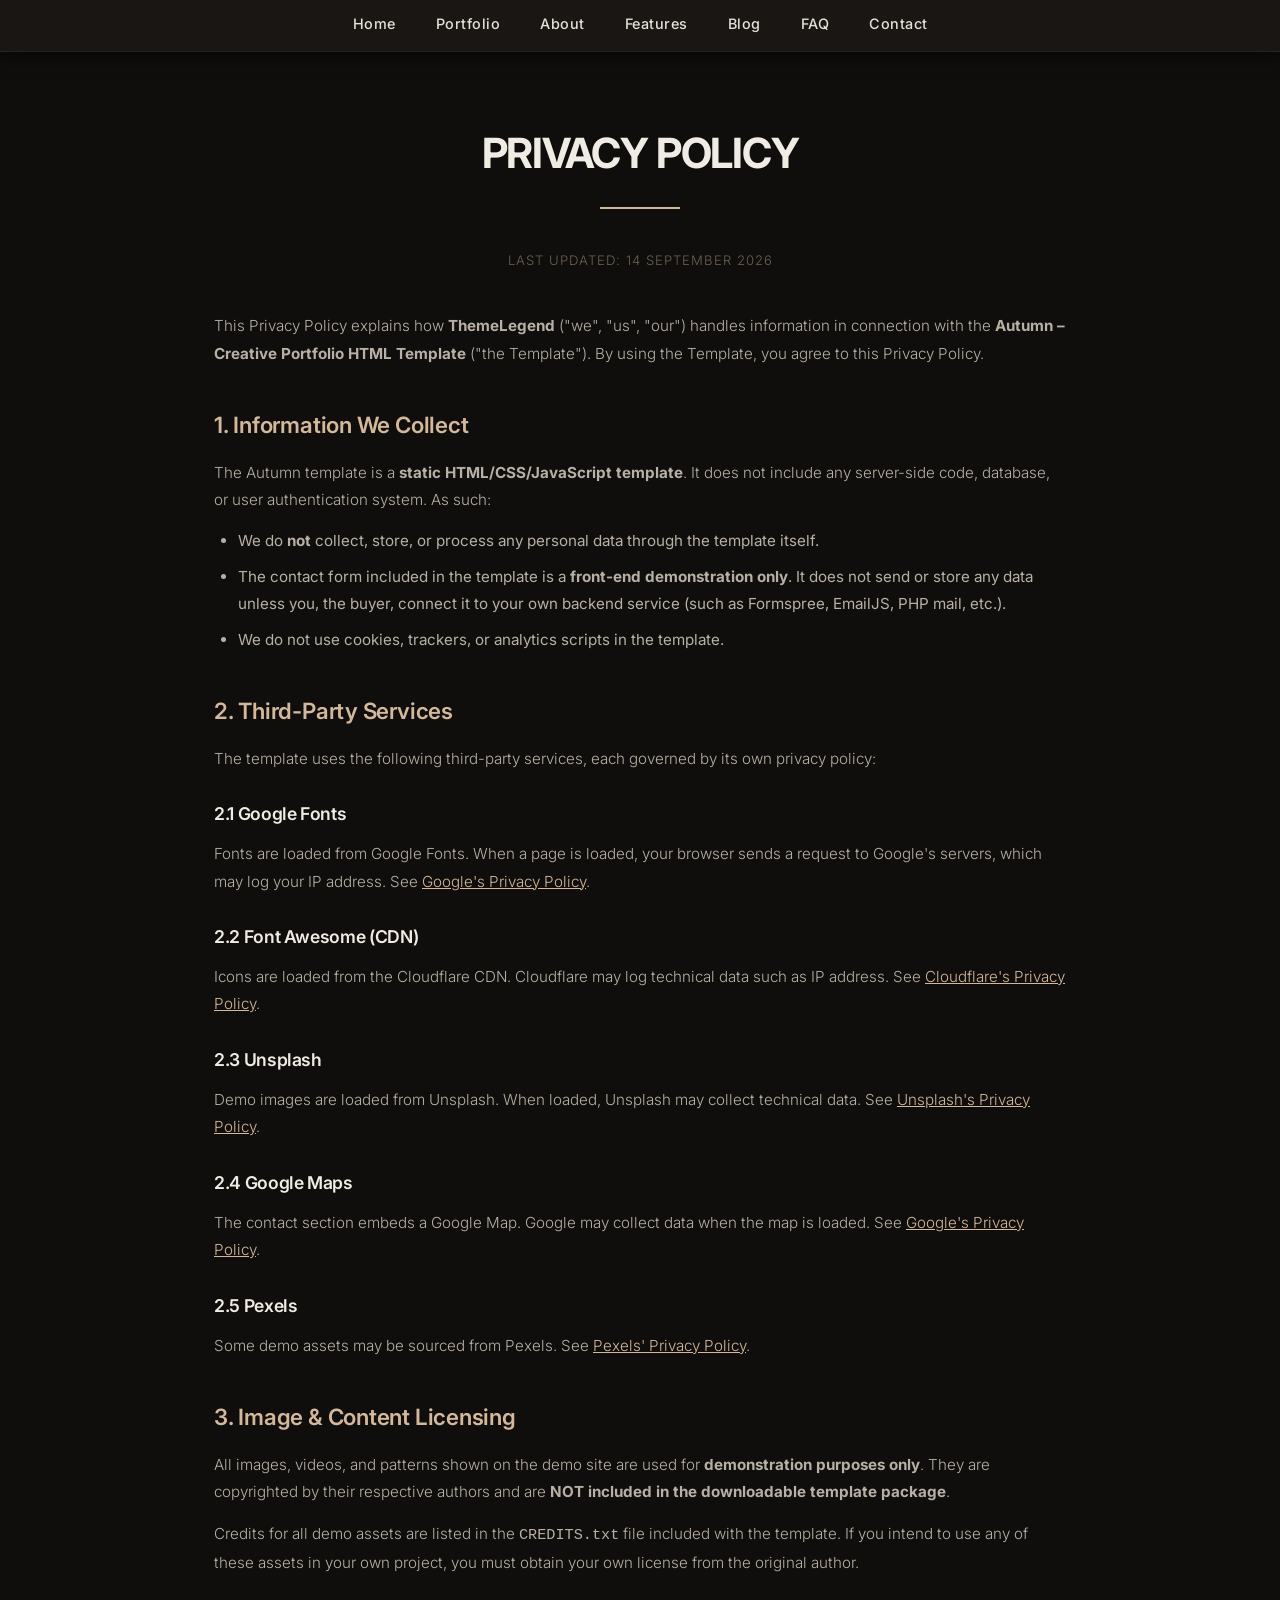
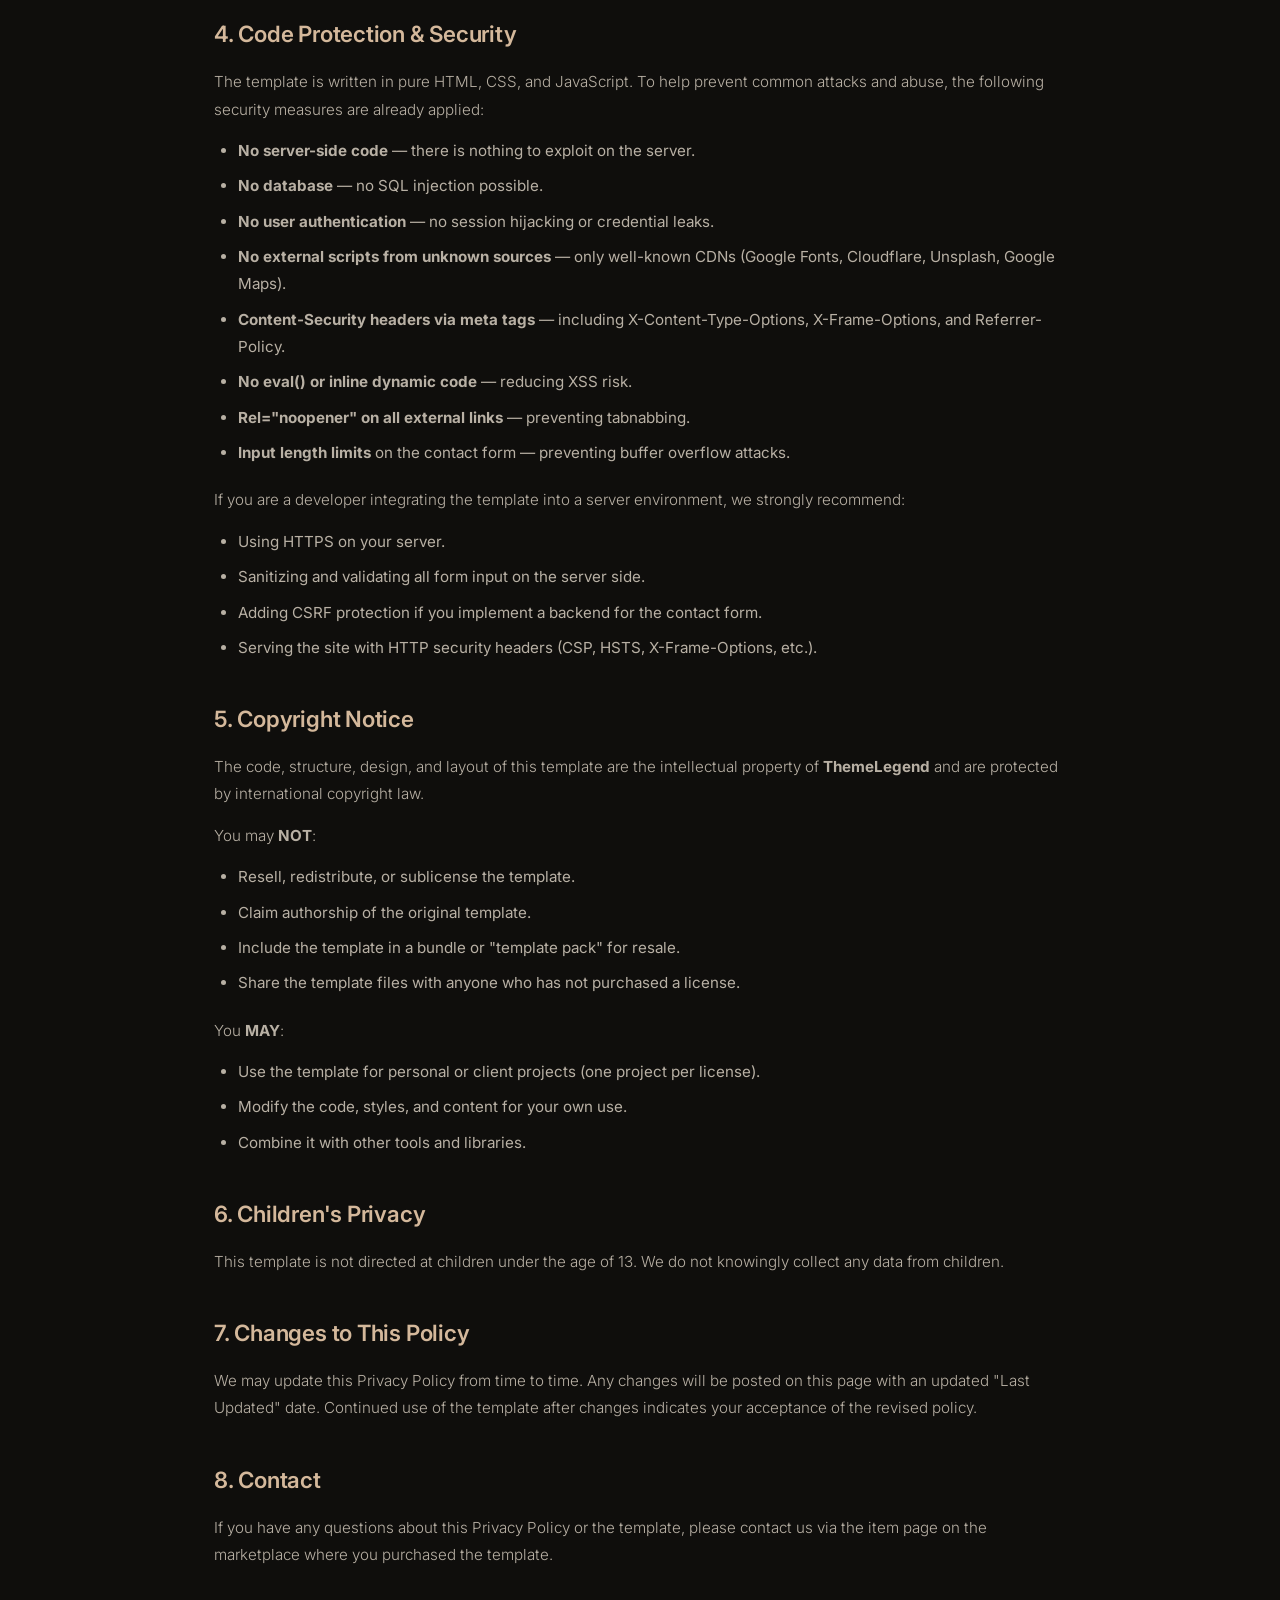
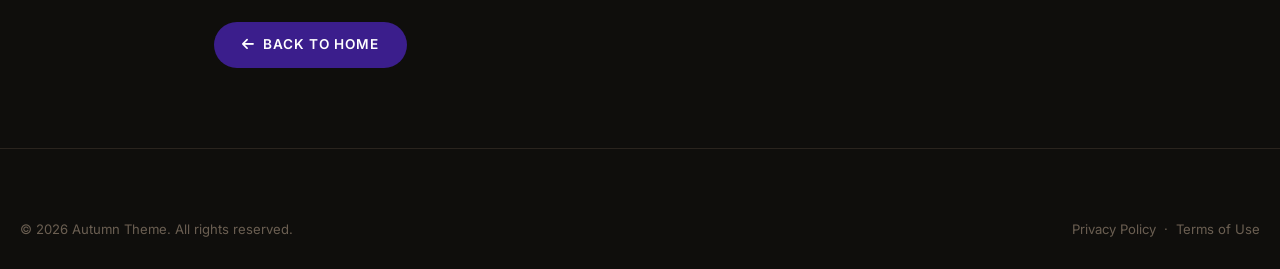
<file: privacy-policy.html>
<!DOCTYPE html>
<html lang="en">
<head>
    <meta charset="UTF-8">
    <meta name="viewport" content="width=device-width, initial-scale=1.0">
    <meta name="description" content="Privacy Policy for Autumn - Creative Portfolio HTML Template">
    <meta name="robots" content="index, follow">
    <title>Privacy Policy · Autumn</title>
    <link rel="preconnect" href="https://fonts.googleapis.com">
    <link rel="preconnect" href="https://fonts.gstatic.com" crossorigin>
    <link href="https://fonts.googleapis.com/css2?family=Inter:opsz,wght@14..32,300;14..32,400;14..32,500;14..32,600;14..32,700&display=swap" rel="stylesheet">
    <link rel="stylesheet" href="https://cdnjs.cloudflare.com/ajax/libs/font-awesome/6.0.0-beta3/css/all.min.css">
    <link rel="stylesheet" href="assets/css/style.css">
    <style>
        .legal-page {
            max-width: 900px;
            margin: 0 auto;
            padding: 120px 24px 80px;
        }
        .legal-page h1 {
            font-size: 2.6rem;
            font-weight: 700;
            color: #f0ebe3;
            margin-bottom: 20px;
            letter-spacing: -0.03em;
            text-transform: uppercase;
            text-align: center;
        }
        .legal-page .legal-divider {
            width: 80px;
            height: 2px;
            background: #d4b89b;
            margin: 0 auto 40px;
        }
        .legal-page h2 {
            font-size: 1.4rem;
            font-weight: 600;
            color: #d4b89b;
            margin: 40px 0 16px;
            letter-spacing: -0.01em;
        }
        .legal-page h3 {
            font-size: 1.1rem;
            font-weight: 600;
            color: #f0ebe3;
            margin: 28px 0 12px;
        }
        .legal-page p,
        .legal-page li {
            font-size: 0.95rem;
            color: #b8b0a4;
            line-height: 1.8;
            margin-bottom: 14px;
        }
        .legal-page ul {
            margin-left: 24px;
            margin-bottom: 20px;
        }
        .legal-page ul li {
            margin-bottom: 8px;
        }
        .legal-page a {
            color: #d4b89b;
            text-decoration: underline;
            transition: color 0.3s;
        }
        .legal-page a:hover { color: #f0ebe3; }
        .legal-page .back-link {
            display: inline-flex;
            align-items: center;
            gap: 8px;
            margin-top: 40px;
            padding: 12px 28px;
            background: #3b1e8c;
            color: #fff;
            text-decoration: none;
            border-radius: 40px;
            font-size: 0.85rem;
            font-weight: 600;
            letter-spacing: 1px;
            text-transform: uppercase;
            transition: background 0.3s;
        }
        .legal-page .back-link:hover { background: #4e2bb0; color: #fff; }
        .legal-page .last-updated {
            font-size: 0.82rem;
            color: #6b5f52;
            text-align: center;
            margin-bottom: 40px;
            letter-spacing: 1px;
            text-transform: uppercase;
        }
        @media (max-width: 768px) {
            .legal-page { padding: 90px 20px 60px; }
            .legal-page h1 { font-size: 1.8rem; }
            .legal-page h2 { font-size: 1.2rem; }
            .legal-page p, .legal-page li { font-size: 0.9rem; }
        }
    </style>
</head>
<body>

    <nav class="navbar sticky" style="position: fixed; top: 0; left: 0; width: 100%;">
        <div class="container" style="position: relative;">
            <button class="nav-toggle" id="navToggle" aria-label="Toggle Menu">
                <i class="fas fa-bars"></i>
            </button>
            <div class="nav-inner" id="navInner">
                <a href="index.html">Home</a>
                <a href="index.html#portfolio">Portfolio</a>
                <a href="index.html#about">About</a>
                <a href="index.html#features">Features</a>
                <a href="index.html#blog">Blog</a>
                <a href="index.html#faq">FAQ</a>
                <a href="index.html#contact">Contact</a>
            </div>
        </div>
    </nav>

    <main class="legal-page">
        <h1>Privacy Policy</h1>
        <div class="legal-divider"></div>
        <p class="last-updated">Last Updated: 14 September 2026</p>

        <p>This Privacy Policy explains how <strong>ThemeLegend</strong> ("we", "us", "our") handles information in connection with the <strong>Autumn – Creative Portfolio HTML Template</strong> ("the Template"). By using the Template, you agree to this Privacy Policy.</p>

        <h2>1. Information We Collect</h2>
        <p>The Autumn template is a <strong>static HTML/CSS/JavaScript template</strong>. It does not include any server-side code, database, or user authentication system. As such:</p>
        <ul>
            <li>We do <strong>not</strong> collect, store, or process any personal data through the template itself.</li>
            <li>The contact form included in the template is a <strong>front-end demonstration only</strong>. It does not send or store any data unless you, the buyer, connect it to your own backend service (such as Formspree, EmailJS, PHP mail, etc.).</li>
            <li>We do not use cookies, trackers, or analytics scripts in the template.</li>
        </ul>

        <h2>2. Third-Party Services</h2>
        <p>The template uses the following third-party services, each governed by its own privacy policy:</p>

        <h3>2.1 Google Fonts</h3>
        <p>Fonts are loaded from Google Fonts. When a page is loaded, your browser sends a request to Google's servers, which may log your IP address. See <a href="https://policies.google.com/privacy" target="_blank" rel="noopener">Google's Privacy Policy</a>.</p>

        <h3>2.2 Font Awesome (CDN)</h3>
        <p>Icons are loaded from the Cloudflare CDN. Cloudflare may log technical data such as IP address. See <a href="https://www.cloudflare.com/privacypolicy/" target="_blank" rel="noopener">Cloudflare's Privacy Policy</a>.</p>

        <h3>2.3 Unsplash</h3>
        <p>Demo images are loaded from Unsplash. When loaded, Unsplash may collect technical data. See <a href="https://unsplash.com/privacy" target="_blank" rel="noopener">Unsplash's Privacy Policy</a>.</p>

        <h3>2.4 Google Maps</h3>
        <p>The contact section embeds a Google Map. Google may collect data when the map is loaded. See <a href="https://policies.google.com/privacy" target="_blank" rel="noopener">Google's Privacy Policy</a>.</p>

        <h3>2.5 Pexels</h3>
        <p>Some demo assets may be sourced from Pexels. See <a href="https://www.pexels.com/privacy-policy/" target="_blank" rel="noopener">Pexels' Privacy Policy</a>.</p>

        <h2>3. Image & Content Licensing</h2>
        <p>All images, videos, and patterns shown on the demo site are used for <strong>demonstration purposes only</strong>. They are copyrighted by their respective authors and are <strong>NOT included in the downloadable template package</strong>.</p>
        <p>Credits for all demo assets are listed in the <code>CREDITS.txt</code> file included with the template. If you intend to use any of these assets in your own project, you must obtain your own license from the original author.</p>

        <h2>4. Code Protection & Security</h2>
        <p>The template is written in pure HTML, CSS, and JavaScript. To help prevent common attacks and abuse, the following security measures are already applied:</p>
        <ul>
            <li><strong>No server-side code</strong> — there is nothing to exploit on the server.</li>
            <li><strong>No database</strong> — no SQL injection possible.</li>
            <li><strong>No user authentication</strong> — no session hijacking or credential leaks.</li>
            <li><strong>No external scripts from unknown sources</strong> — only well-known CDNs (Google Fonts, Cloudflare, Unsplash, Google Maps).</li>
            <li><strong>Content-Security headers via meta tags</strong> — including X-Content-Type-Options, X-Frame-Options, and Referrer-Policy.</li>
            <li><strong>No eval() or inline dynamic code</strong> — reducing XSS risk.</li>
            <li><strong>Rel="noopener" on all external links</strong> — preventing tabnabbing.</li>
            <li><strong>Input length limits</strong> on the contact form — preventing buffer overflow attacks.</li>
        </ul>
        <p>If you are a developer integrating the template into a server environment, we strongly recommend:</p>
        <ul>
            <li>Using HTTPS on your server.</li>
            <li>Sanitizing and validating all form input on the server side.</li>
            <li>Adding CSRF protection if you implement a backend for the contact form.</li>
            <li>Serving the site with HTTP security headers (CSP, HSTS, X-Frame-Options, etc.).</li>
        </ul>

        <h2>5. Copyright Notice</h2>
        <p>The code, structure, design, and layout of this template are the intellectual property of <strong>ThemeLegend</strong> and are protected by international copyright law.</p>
        <p>You may <strong>NOT</strong>:</p>
        <ul>
            <li>Resell, redistribute, or sublicense the template.</li>
            <li>Claim authorship of the original template.</li>
            <li>Include the template in a bundle or "template pack" for resale.</li>
            <li>Share the template files with anyone who has not purchased a license.</li>
        </ul>
        <p>You <strong>MAY</strong>:</p>
        <ul>
            <li>Use the template for personal or client projects (one project per license).</li>
            <li>Modify the code, styles, and content for your own use.</li>
            <li>Combine it with other tools and libraries.</li>
        </ul>

        <h2>6. Children's Privacy</h2>
        <p>This template is not directed at children under the age of 13. We do not knowingly collect any data from children.</p>

        <h2>7. Changes to This Policy</h2>
        <p>We may update this Privacy Policy from time to time. Any changes will be posted on this page with an updated "Last Updated" date. Continued use of the template after changes indicates your acceptance of the revised policy.</p>

        <h2>8. Contact</h2>
        <p>If you have any questions about this Privacy Policy or the template, please contact us via the item page on the marketplace where you purchased the template.</p>

        <a href="index.html" class="back-link"><i class="fas fa-arrow-left"></i> Back to Home</a>
    </main>

    <footer class="footer">
        <div class="container">
            <div class="footer-bottom" style="border-top: none; padding-top: 0;">
                <span>© 2026 Autumn Theme. All rights reserved.</span>
                <span><a href="privacy-policy.html">Privacy Policy</a> &nbsp;·&nbsp; <a href="terms-of-use.html">Terms of Use</a></span>
            </div>
        </div>
    </footer>

    <script>
        // Minimal nav toggle for this legal page
        document.addEventListener('DOMContentLoaded', () => {
            const navToggle = document.getElementById('navToggle');
            const navInner = document.getElementById('navInner');
            if (navToggle && navInner) {
                navToggle.addEventListener('click', () => {
                    navInner.classList.toggle('open');
                    const icon = navToggle.querySelector('i');
                    icon.className = navInner.classList.contains('open') ? 'fas fa-times' : 'fas fa-bars';
                });
            }
        });
    </script>
</body>
</html>
</file>
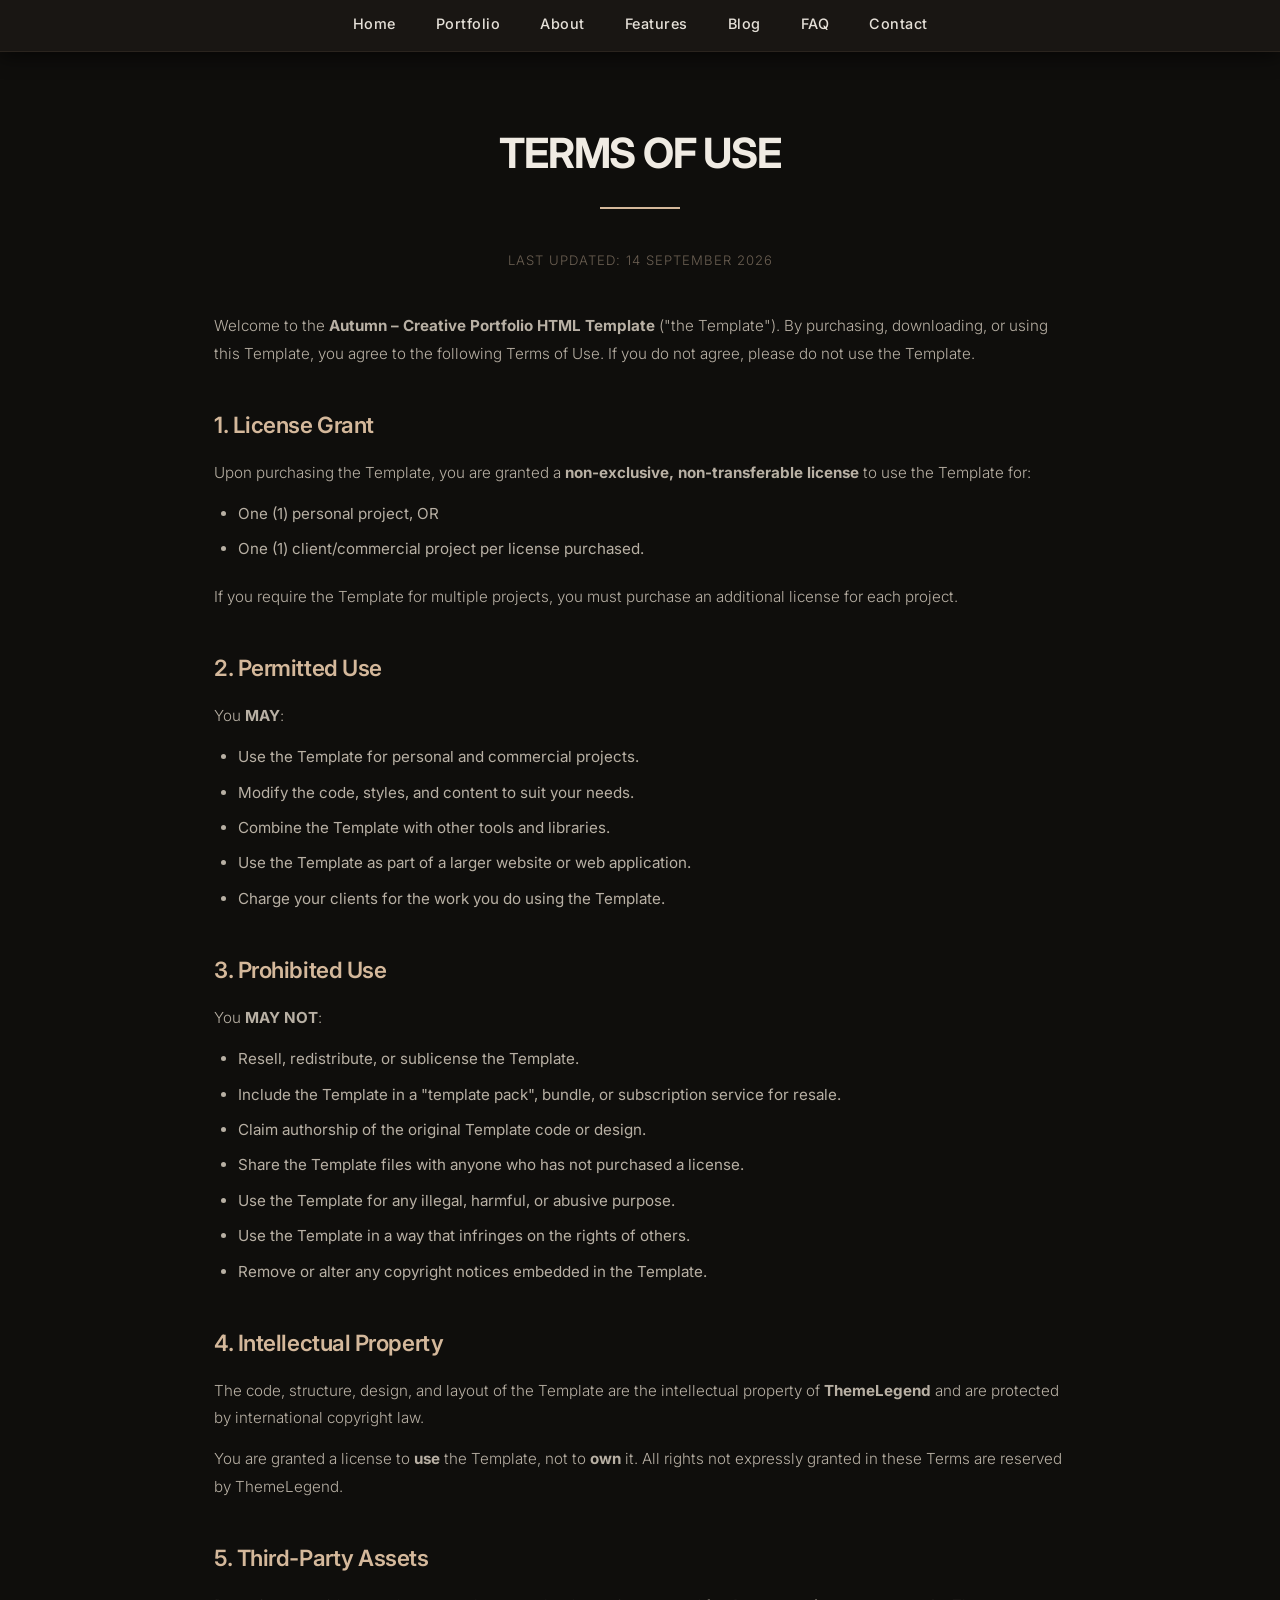
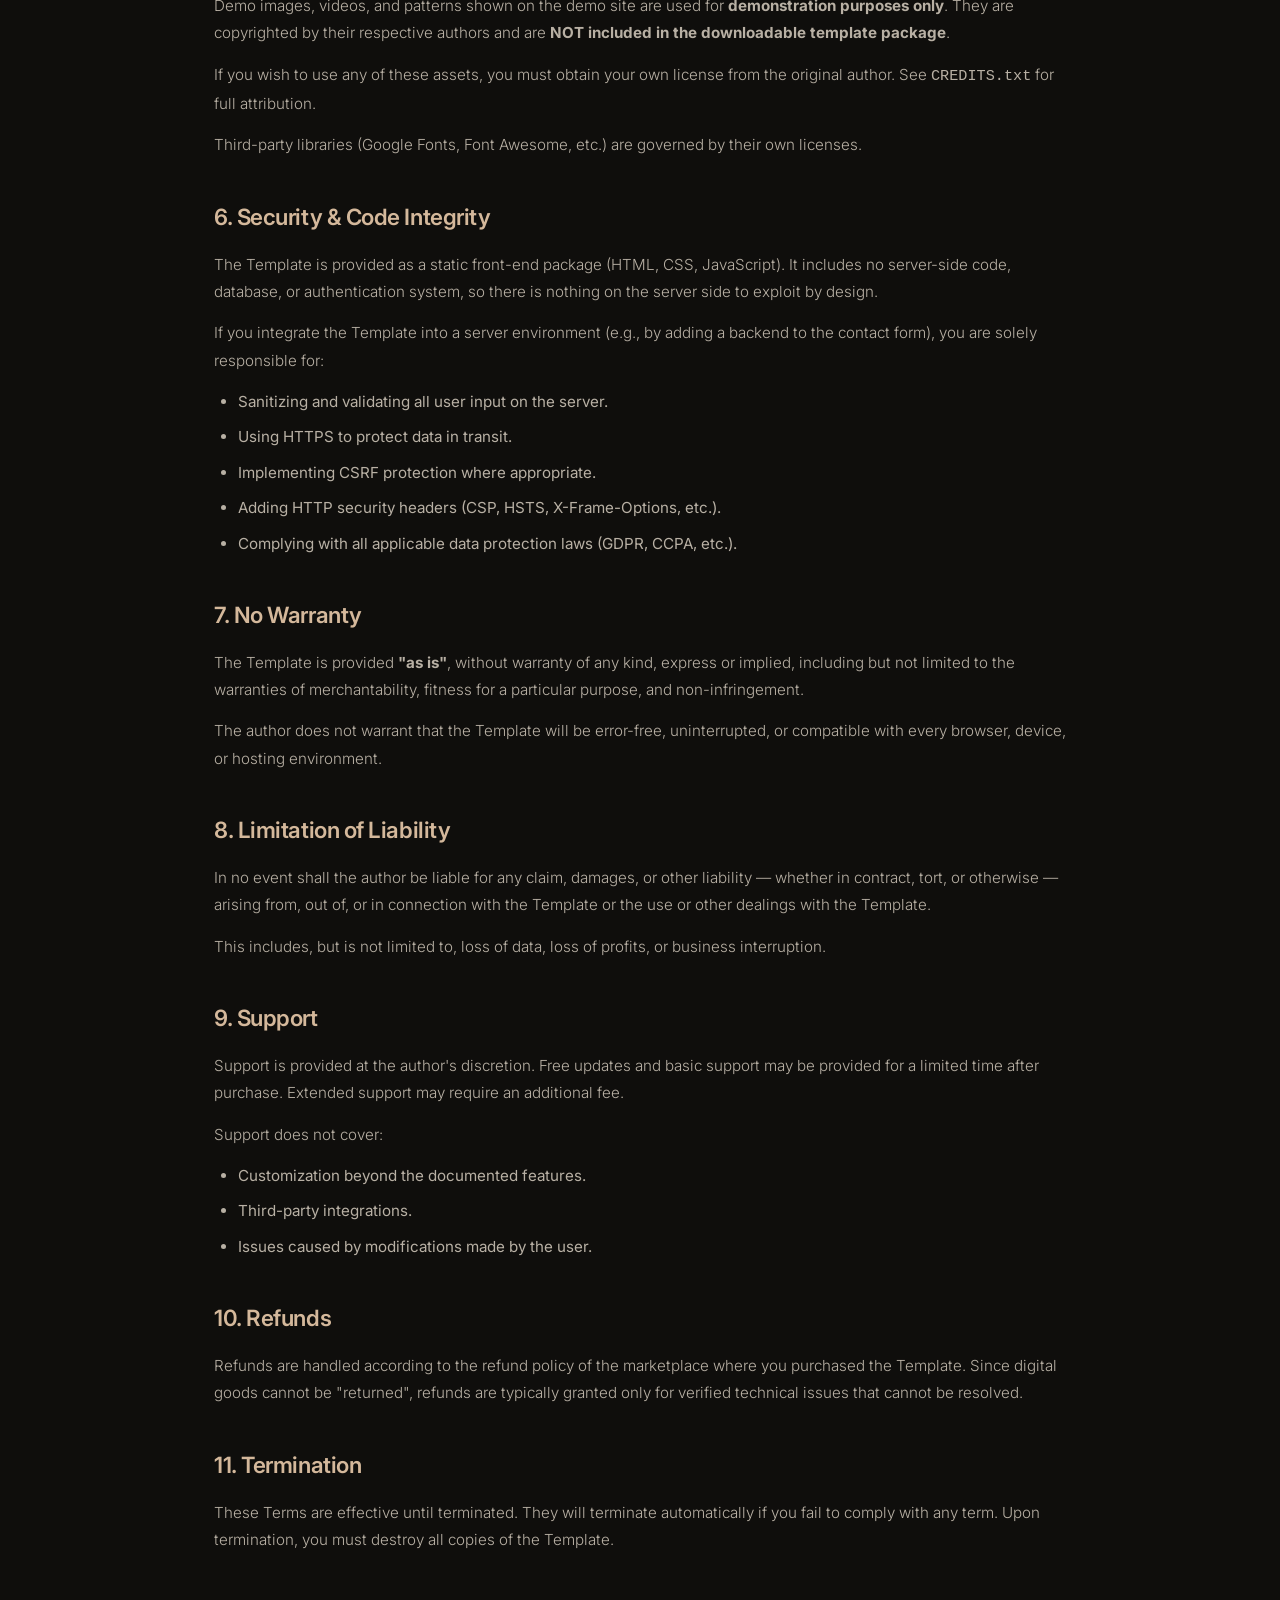
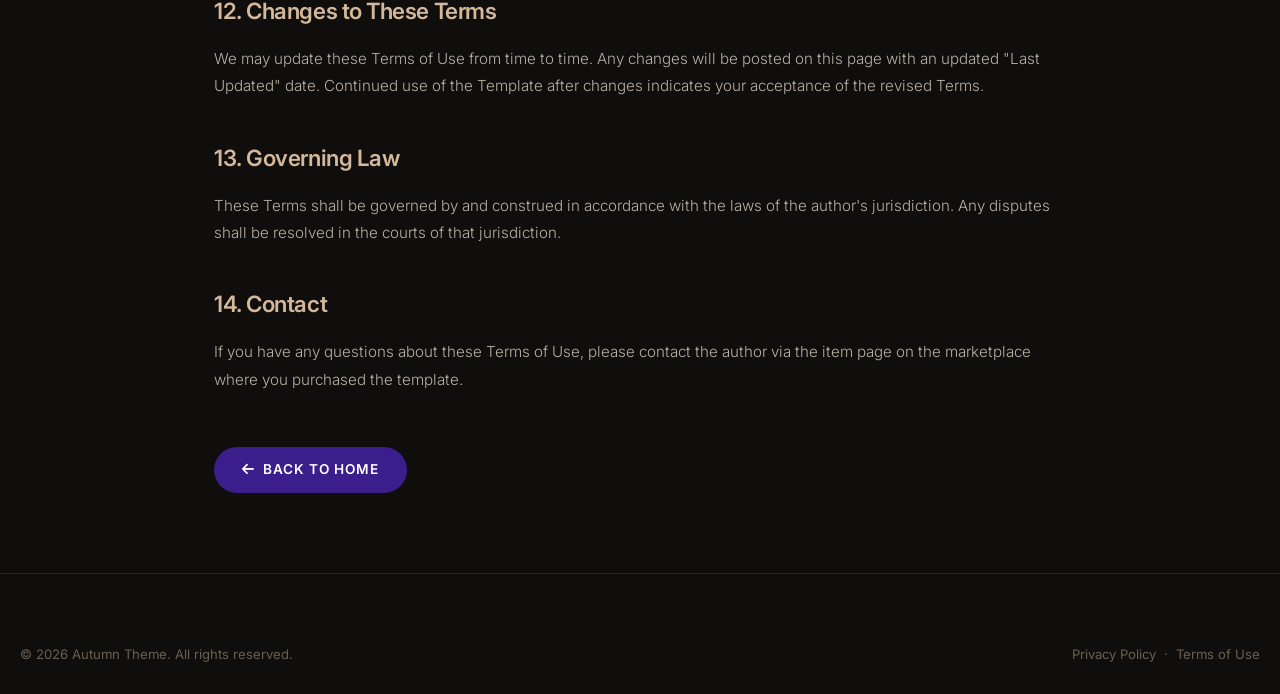
<file: terms-of-use.html>
<!DOCTYPE html>
<html lang="en">
<head>
    <meta charset="UTF-8">
    <meta name="viewport" content="width=device-width, initial-scale=1.0">
    <meta name="description" content="Terms of Use for Autumn - Creative Portfolio HTML Template">
    <meta name="robots" content="index, follow">
    <title>Terms of Use · Autumn</title>
    <link rel="preconnect" href="https://fonts.googleapis.com">
    <link rel="preconnect" href="https://fonts.gstatic.com" crossorigin>
    <link href="https://fonts.googleapis.com/css2?family=Inter:opsz,wght@14..32,300;14..32,400;14..32,500;14..32,600;14..32,700&display=swap" rel="stylesheet">
    <link rel="stylesheet" href="https://cdnjs.cloudflare.com/ajax/libs/font-awesome/6.0.0-beta3/css/all.min.css">
    <link rel="stylesheet" href="assets/css/style.css">
    <style>
        .legal-page {
            max-width: 900px;
            margin: 0 auto;
            padding: 120px 24px 80px;
        }
        .legal-page h1 {
            font-size: 2.6rem;
            font-weight: 700;
            color: #f0ebe3;
            margin-bottom: 20px;
            letter-spacing: -0.03em;
            text-transform: uppercase;
            text-align: center;
        }
        .legal-page .legal-divider {
            width: 80px;
            height: 2px;
            background: #d4b89b;
            margin: 0 auto 40px;
        }
        .legal-page h2 {
            font-size: 1.4rem;
            font-weight: 600;
            color: #d4b89b;
            margin: 40px 0 16px;
        }
        .legal-page p,
        .legal-page li {
            font-size: 0.95rem;
            color: #b8b0a4;
            line-height: 1.8;
            margin-bottom: 14px;
        }
        .legal-page ul {
            margin-left: 24px;
            margin-bottom: 20px;
        }
        .legal-page ul li { margin-bottom: 8px; }
        .legal-page a {
            color: #d4b89b;
            text-decoration: underline;
            transition: color 0.3s;
        }
        .legal-page a:hover { color: #f0ebe3; }
        .legal-page .back-link {
            display: inline-flex;
            align-items: center;
            gap: 8px;
            margin-top: 40px;
            padding: 12px 28px;
            background: #3b1e8c;
            color: #fff;
            text-decoration: none;
            border-radius: 40px;
            font-size: 0.85rem;
            font-weight: 600;
            letter-spacing: 1px;
            text-transform: uppercase;
            transition: background 0.3s;
        }
        .legal-page .back-link:hover { background: #4e2bb0; color: #fff; }
        .legal-page .last-updated {
            font-size: 0.82rem;
            color: #6b5f52;
            text-align: center;
            margin-bottom: 40px;
            letter-spacing: 1px;
            text-transform: uppercase;
        }
        @media (max-width: 768px) {
            .legal-page { padding: 90px 20px 60px; }
            .legal-page h1 { font-size: 1.8rem; }
            .legal-page h2 { font-size: 1.2rem; }
            .legal-page p, .legal-page li { font-size: 0.9rem; }
        }
    </style>
</head>
<body>

    <nav class="navbar sticky" style="position: fixed; top: 0; left: 0; width: 100%;">
        <div class="container" style="position: relative;">
            <button class="nav-toggle" id="navToggle" aria-label="Toggle Menu">
                <i class="fas fa-bars"></i>
            </button>
            <div class="nav-inner" id="navInner">
                <a href="index.html">Home</a>
                <a href="index.html#portfolio">Portfolio</a>
                <a href="index.html#about">About</a>
                <a href="index.html#features">Features</a>
                <a href="index.html#blog">Blog</a>
                <a href="index.html#faq">FAQ</a>
                <a href="index.html#contact">Contact</a>
            </div>
        </div>
    </nav>

    <main class="legal-page">
        <h1>Terms of Use</h1>
        <div class="legal-divider"></div>
        <p class="last-updated">Last Updated: 14 September 2026</p>

        <p>Welcome to the <strong>Autumn – Creative Portfolio HTML Template</strong> ("the Template"). By purchasing, downloading, or using this Template, you agree to the following Terms of Use. If you do not agree, please do not use the Template.</p>

        <h2>1. License Grant</h2>
        <p>Upon purchasing the Template, you are granted a <strong>non-exclusive, non-transferable license</strong> to use the Template for:</p>
        <ul>
            <li>One (1) personal project, OR</li>
            <li>One (1) client/commercial project per license purchased.</li>
        </ul>
        <p>If you require the Template for multiple projects, you must purchase an additional license for each project.</p>

        <h2>2. Permitted Use</h2>
        <p>You <strong>MAY</strong>:</p>
        <ul>
            <li>Use the Template for personal and commercial projects.</li>
            <li>Modify the code, styles, and content to suit your needs.</li>
            <li>Combine the Template with other tools and libraries.</li>
            <li>Use the Template as part of a larger website or web application.</li>
            <li>Charge your clients for the work you do using the Template.</li>
        </ul>

        <h2>3. Prohibited Use</h2>
        <p>You <strong>MAY NOT</strong>:</p>
        <ul>
            <li>Resell, redistribute, or sublicense the Template.</li>
            <li>Include the Template in a "template pack", bundle, or subscription service for resale.</li>
            <li>Claim authorship of the original Template code or design.</li>
            <li>Share the Template files with anyone who has not purchased a license.</li>
            <li>Use the Template for any illegal, harmful, or abusive purpose.</li>
            <li>Use the Template in a way that infringes on the rights of others.</li>
            <li>Remove or alter any copyright notices embedded in the Template.</li>
        </ul>

        <h2>4. Intellectual Property</h2>
        <p>The code, structure, design, and layout of the Template are the intellectual property of <strong>ThemeLegend</strong> and are protected by international copyright law.</p>
        <p>You are granted a license to <strong>use</strong> the Template, not to <strong>own</strong> it. All rights not expressly granted in these Terms are reserved by ThemeLegend.</p>

        <h2>5. Third-Party Assets</h2>
        <p>Demo images, videos, and patterns shown on the demo site are used for <strong>demonstration purposes only</strong>. They are copyrighted by their respective authors and are <strong>NOT included in the downloadable template package</strong>.</p>
        <p>If you wish to use any of these assets, you must obtain your own license from the original author. See <code>CREDITS.txt</code> for full attribution.</p>
        <p>Third-party libraries (Google Fonts, Font Awesome, etc.) are governed by their own licenses.</p>

        <h2>6. Security & Code Integrity</h2>
        <p>The Template is provided as a static front-end package (HTML, CSS, JavaScript). It includes no server-side code, database, or authentication system, so there is nothing on the server side to exploit by design.</p>
        <p>If you integrate the Template into a server environment (e.g., by adding a backend to the contact form), you are solely responsible for:</p>
        <ul>
            <li>Sanitizing and validating all user input on the server.</li>
            <li>Using HTTPS to protect data in transit.</li>
            <li>Implementing CSRF protection where appropriate.</li>
            <li>Adding HTTP security headers (CSP, HSTS, X-Frame-Options, etc.).</li>
            <li>Complying with all applicable data protection laws (GDPR, CCPA, etc.).</li>
        </ul>

        <h2>7. No Warranty</h2>
        <p>The Template is provided <strong>"as is"</strong>, without warranty of any kind, express or implied, including but not limited to the warranties of merchantability, fitness for a particular purpose, and non-infringement.</p>
        <p>The author does not warrant that the Template will be error-free, uninterrupted, or compatible with every browser, device, or hosting environment.</p>

        <h2>8. Limitation of Liability</h2>
        <p>In no event shall the author be liable for any claim, damages, or other liability — whether in contract, tort, or otherwise — arising from, out of, or in connection with the Template or the use or other dealings with the Template.</p>
        <p>This includes, but is not limited to, loss of data, loss of profits, or business interruption.</p>

        <h2>9. Support</h2>
        <p>Support is provided at the author's discretion. Free updates and basic support may be provided for a limited time after purchase. Extended support may require an additional fee.</p>
        <p>Support does not cover:</p>
        <ul>
            <li>Customization beyond the documented features.</li>
            <li>Third-party integrations.</li>
            <li>Issues caused by modifications made by the user.</li>
        </ul>

        <h2>10. Refunds</h2>
        <p>Refunds are handled according to the refund policy of the marketplace where you purchased the Template. Since digital goods cannot be "returned", refunds are typically granted only for verified technical issues that cannot be resolved.</p>

        <h2>11. Termination</h2>
        <p>These Terms are effective until terminated. They will terminate automatically if you fail to comply with any term. Upon termination, you must destroy all copies of the Template.</p>

        <h2>12. Changes to These Terms</h2>
        <p>We may update these Terms of Use from time to time. Any changes will be posted on this page with an updated "Last Updated" date. Continued use of the Template after changes indicates your acceptance of the revised Terms.</p>

        <h2>13. Governing Law</h2>
        <p>These Terms shall be governed by and construed in accordance with the laws of the author's jurisdiction. Any disputes shall be resolved in the courts of that jurisdiction.</p>

        <h2>14. Contact</h2>
        <p>If you have any questions about these Terms of Use, please contact the author via the item page on the marketplace where you purchased the template.</p>

        <a href="index.html" class="back-link"><i class="fas fa-arrow-left"></i> Back to Home</a>
    </main>

    <footer class="footer">
        <div class="container">
            <div class="footer-bottom" style="border-top: none; padding-top: 0;">
                <span>© 2026 Autumn Theme. All rights reserved.</span>
                <span><a href="privacy-policy.html">Privacy Policy</a> &nbsp;·&nbsp; <a href="terms-of-use.html">Terms of Use</a></span>
            </div>
        </div>
    </footer>

    <script>
        document.addEventListener('DOMContentLoaded', () => {
            const navToggle = document.getElementById('navToggle');
            const navInner = document.getElementById('navInner');
            if (navToggle && navInner) {
                navToggle.addEventListener('click', () => {
                    navInner.classList.toggle('open');
                    const icon = navToggle.querySelector('i');
                    icon.className = navInner.classList.contains('open') ? 'fas fa-times' : 'fas fa-bars';
                });
            }
        });
    </script>
</body>
</html>
</file>
<file: assets/css/style.css>
/* ============================================================
   AUTUMN - CREATIVE PORTFOLIO HTML TEMPLATE
   Stylesheet
   Author: ThemeLegend
   Version: 1.0.0
   ============================================================ */

/* ===== RESET & BASE ===== */
* { margin: 0; padding: 0; box-sizing: border-box; }
html { scroll-behavior: smooth; }
body {
    background-color: #0f0e0c;
    font-family: 'Inter', sans-serif;
    color: #e5e0d8;
    line-height: 1.6;
    overflow-x: hidden;
}
body.no-scroll { overflow: hidden; }
.container { max-width: 1280px; margin: 0 auto; padding: 0 24px; }

/* ===== TYPOGRAPHY ===== */
h1, h2, h3, h4, h5, h6 {
    font-weight: 500;
    letter-spacing: -0.02em;
    color: #f0ebe3;
}
p { color: #b8b0a4; font-weight: 300; font-size: 0.95rem; }
.section-title {
    font-size: 2.2rem;
    font-weight: 600;
    margin-bottom: 1.5rem;
    letter-spacing: -0.03em;
    color: #f0ebe3;
    text-align: center;
    text-transform: uppercase;
}

/* ===== KEYFRAMES ===== */
@keyframes fadeInUp {
    from { opacity: 0; transform: translateY(30px); }
    to { opacity: 1; transform: translateY(0); }
}
@keyframes slideDown {
    from { transform: translateY(-100%); }
    to { transform: translateY(0); }
}
@keyframes modalIn {
    from { opacity: 0; transform: scale(0.95) translateY(20px); }
    to { opacity: 1; transform: scale(1) translateY(0); }
}

/* ===== HERO ===== */
.hero-slider {
    position: relative;
    height: 100vh;
    min-height: 600px;
    overflow: hidden;
    background: #0f0e0c;
}
.slide {
    position: absolute;
    top: 0; left: 0;
    width: 100%; height: 100%;
    opacity: 0;
    transition: opacity 1.5s ease-in-out;
    background-size: cover;
    background-position: center;
    display: flex;
    align-items: center;
    justify-content: center;
    text-align: center;
}
.slide.active { opacity: 1; z-index: 1; }
.slide::after {
    content: '';
    position: absolute;
    top: 0; left: 0; right: 0; bottom: 0;
    background: rgba(0, 0, 0, 0.55);
}
.slide-content {
    position: relative;
    z-index: 2;
    max-width: 900px;
    padding: 0 24px;
}
.slide-content h1 {
    font-size: 2.4rem;
    font-weight: 700;
    letter-spacing: 2px;
    color: #fff;
    margin-bottom: 20px;
    text-transform: uppercase;
    text-shadow: 0 2px 20px rgba(0, 0, 0, 0.6);
}
.hero-divider {
    width: 80px;
    height: 2px;
    background: #fff;
    margin: 0 auto 24px;
}
.slide-content p {
    font-size: 1.15rem;
    color: #e5e0d8;
    font-weight: 300;
    max-width: 700px;
    margin: 0 auto;
    line-height: 1.8;
    text-shadow: 0 2px 10px rgba(0, 0, 0, 0.6);
}
.slide-dots {
    position: absolute;
    bottom: 40px;
    left: 50%;
    transform: translateX(-50%);
    z-index: 10;
    display: flex;
    gap: 12px;
}
.slide-dots .dot {
    width: 12px;
    height: 12px;
    border-radius: 50%;
    background: rgba(255, 255, 255, 0.4);
    border: none;
    cursor: pointer;
    transition: background 0.3s, transform 0.3s;
}
.slide-dots .dot.active {
    background: #d4b89b;
    transform: scale(1.2);
}

/* ===== NAVBAR ===== */
.navbar {
    position: relative;
    width: 100%;
    z-index: 1000;
    padding: 16px 0;
    background: #1a1714;
    border-bottom: 1px solid #2a241e;
    transition: background 0.4s ease, padding 0.3s ease, box-shadow 0.3s ease;
}
.navbar.sticky {
    position: fixed;
    top: 0; left: 0;
    background: rgba(26, 23, 20, 0.98);
    backdrop-filter: blur(10px);
    padding: 12px 0;
    box-shadow: 0 4px 20px rgba(0, 0, 0, 0.6);
    animation: slideDown 0.4s ease;
}
.navbar .nav-inner {
    display: flex;
    justify-content: center;
    align-items: center;
    gap: 40px;
}
.navbar a {
    color: #e5e0d8;
    text-decoration: none;
    font-size: 0.9rem;
    font-weight: 500;
    letter-spacing: 0.5px;
    transition: color 0.3s;
    position: relative;
    padding-bottom: 4px;
}
.navbar a::after {
    content: '';
    position: absolute;
    bottom: 0; left: 0;
    width: 0; height: 2px;
    background: #d4b89b;
    transition: width 0.3s;
}
.navbar a:hover { color: #d4b89b; }
.navbar a:hover::after { width: 100%; }
.nav-toggle {
    display: none;
    background: none;
    border: none;
    color: #e5e0d8;
    font-size: 1.5rem;
    cursor: pointer;
    padding: 6px 10px;
    transition: color 0.3s;
    position: absolute;
    right: 16px;
    top: 50%;
    transform: translateY(-50%);
}
.nav-toggle:hover { color: #d4b89b; }

/* ===== FILTER BAR ===== */
.filter-bar {
    display: flex;
    justify-content: center;
    gap: 24px;
    margin: 60px 0 40px;
    flex-wrap: wrap;
}
.filter-btn {
    background: transparent;
    border: none;
    color: #8a7e70;
    font-size: 0.95rem;
    font-weight: 500;
    letter-spacing: 1px;
    cursor: pointer;
    padding: 8px 4px;
    position: relative;
    transition: color 0.3s;
    font-family: 'Inter', sans-serif;
}
.filter-btn::after {
    content: '';
    position: absolute;
    bottom: 0; left: 50%;
    transform: translateX(-50%);
    width: 0; height: 2px;
    background: #d4b89b;
    transition: width 0.3s;
}
.filter-btn:hover { color: #e5e0d8; }
.filter-btn.active { color: #d4b89b; }
.filter-btn.active::after { width: 100%; }

/* ===== MASONRY ===== */
.masonry {
    display: grid;
    grid-template-columns: repeat(4, 1fr);
    gap: 12px;
    margin-bottom: 60px;
}
.masonry-item {
    background-color: #1e1b17;
    background-size: cover;
    background-position: center;
    background-repeat: no-repeat;
    border-radius: 6px;
    overflow: hidden;
    position: relative;
    min-height: 160px;
    transition: transform 0.4s ease, box-shadow 0.4s ease;
    cursor: pointer;
    opacity: 0;
    animation: fadeInUp 0.8s ease forwards;
}
.masonry-item:nth-child(1) { animation-delay: 0.03s; }
.masonry-item:nth-child(2) { animation-delay: 0.06s; }
.masonry-item:nth-child(3) { animation-delay: 0.09s; }
.masonry-item:nth-child(4) { animation-delay: 0.12s; }
.masonry-item:nth-child(5) { animation-delay: 0.15s; }
.masonry-item:nth-child(6) { animation-delay: 0.18s; }
.masonry-item:nth-child(7) { animation-delay: 0.21s; }
.masonry-item:nth-child(8) { animation-delay: 0.24s; }
.masonry-item:nth-child(9) { animation-delay: 0.27s; }
.masonry-item:nth-child(10) { animation-delay: 0.3s; }
.masonry-item:nth-child(11) { animation-delay: 0.33s; }
.masonry-item:nth-child(12) { animation-delay: 0.36s; }
.masonry-item:nth-child(13) { animation-delay: 0.39s; }
.masonry-item:nth-child(14) { animation-delay: 0.42s; }
.masonry-item:nth-child(15) { animation-delay: 0.45s; }
.masonry-item:nth-child(16) { animation-delay: 0.48s; }
.masonry-item:nth-child(17) { animation-delay: 0.51s; }
.masonry-item:nth-child(18) { animation-delay: 0.54s; }
.masonry-item:hover {
    transform: scale(1.03);
    box-shadow: 0 10px 40px rgba(0, 0, 0, 0.7);
}
.masonry-item .overlay {
    position: absolute;
    top: 0; left: 0;
    width: 100%; height: 100%;
    background: rgba(0, 0, 0, 0.7);
    display: flex;
    flex-direction: column;
    align-items: center;
    justify-content: center;
    gap: 8px;
    opacity: 0;
    transition: opacity 0.3s;
    text-align: center;
    padding: 16px;
}
.masonry-item:hover .overlay { opacity: 1; }
.masonry-item .overlay .item-title {
    color: #fff;
    font-size: 1.05rem;
    font-weight: 600;
    letter-spacing: 0.5px;
}
.masonry-item .overlay .item-sub {
    color: #d4b89b;
    font-size: 0.75rem;
    letter-spacing: 1.5px;
    text-transform: uppercase;
    border-top: 1px solid rgba(212, 184, 155, 0.4);
    padding-top: 8px;
}
.m1  { background-image: url('https://images.unsplash.com/photo-1507371341162-763b5e419408?w=600&q=80'); grid-row: span 2; }
.m2  { background-image: url('https://images.unsplash.com/photo-1509316975850-ff9c5deb0cd9?w=600&q=80'); }
.m3  { background-image: url('https://images.unsplash.com/photo-1476820865390-c52aeebb9891?w=600&q=80'); }
.m4  { background-image: url('https://images.unsplash.com/photo-1445264718234-a623be589d37?w=600&q=80'); }
.m5  { background-image: url('https://images.unsplash.com/photo-1513836279014-a89f7a76ae86?w=600&q=80'); }
.m6  { background-image: url('https://images.unsplash.com/photo-1502082553048-f009c37129b9?w=600&q=80'); }
.m7  { background-image: url('https://images.unsplash.com/photo-1509316975850-ff9c5deb0cd9?w=600&q=80'); }
.m8  { background-image: url('https://images.unsplash.com/photo-1470071459604-3b5ec3a7fe05?w=600&q=80'); }
.m9  { background-image: url('https://images.unsplash.com/photo-1441974231531-c6227db76b6e?w=600&q=80'); }
.m10 { background-image: url('https://images.unsplash.com/photo-1518495973542-4542c06a5843?w=600&q=80'); }
.m11 { background-image: url('https://images.unsplash.com/photo-1476820865390-c52aeebb9891?w=600&q=80'); }
.m12 { background-image: url('https://images.unsplash.com/photo-1508766917616-d22f3f1eea14?w=600&q=80'); grid-row: span 2; }
.m13 { background-image: url('https://images.unsplash.com/photo-1507371341162-763b5e419408?w=600&q=80'); }
.m14 { background-image: url('https://images.unsplash.com/photo-1502082553048-f009c37129b9?w=600&q=80'); }
.m15 { background-image: url('https://images.unsplash.com/photo-1513836279014-a89f7a76ae86?w=600&q=80'); }
.m16 { background-image: url('https://images.unsplash.com/photo-1509316975850-ff9c5deb0cd9?w=600&q=80'); }
.m17 { background-image: url('https://images.unsplash.com/photo-1470071459604-3b5ec3a7fe05?w=600&q=80'); }
.m18 { background-image: url('https://images.unsplash.com/photo-1441974231531-c6227db76b6e?w=600&q=80'); grid-row: span 2; }

/* ===== LIGHTBOX ===== */
.lightbox {
    position: fixed;
    top: 0; left: 0;
    width: 100%; height: 100%;
    background: rgba(0, 0, 0, 0.96);
    z-index: 2000;
    display: none;
    flex-direction: column;
    align-items: center;
    justify-content: center;
    padding: 40px 80px;
}
.lightbox.active { display: flex; }
.lightbox-stage {
    position: relative;
    max-width: 1000px;
    width: 100%;
    height: 70vh;
    display: flex;
    align-items: center;
    justify-content: center;
}
.lightbox-img {
    max-width: 100%;
    max-height: 100%;
    object-fit: contain;
    border-radius: 8px;
    box-shadow: 0 20px 60px rgba(0, 0, 0, 0.8);
}
.lightbox .lb-close {
    position: absolute;
    top: 20px; right: 30px;
    color: #fff;
    font-size: 2.2rem;
    cursor: pointer;
    background: none;
    border: none;
    transition: color 0.3s, transform 0.3s;
    z-index: 10;
}
.lightbox .lb-close:hover {
    color: #d4b89b;
    transform: rotate(90deg);
}
.lightbox .lb-arrow {
    position: absolute;
    top: 50%;
    transform: translateY(-50%);
    background: rgba(212, 184, 155, 0.25);
    border: 1px solid rgba(212, 184, 155, 0.4);
    color: #fff;
    width: 56px; height: 56px;
    border-radius: 50%;
    font-size: 1.4rem;
    cursor: pointer;
    transition: background 0.3s, transform 0.3s, color 0.3s;
    display: flex;
    align-items: center;
    justify-content: center;
    z-index: 10;
}
.lightbox .lb-arrow:hover {
    background: #d4b89b;
    color: #1a1714;
    transform: translateY(-50%) scale(1.08);
}
.lightbox .lb-arrow.prev { left: 20px; }
.lightbox .lb-arrow.next { right: 20px; }
.lightbox-caption {
    color: #f0ebe3;
    font-size: 1rem;
    margin-top: 20px;
    letter-spacing: 1px;
    text-transform: uppercase;
    font-weight: 500;
    text-align: center;
}
.lightbox-counter {
    color: #8a7e70;
    font-size: 0.85rem;
    margin-top: 6px;
    letter-spacing: 1px;
}
.lightbox-dots {
    display: flex;
    gap: 10px;
    margin-top: 24px;
    flex-wrap: wrap;
    justify-content: center;
    max-width: 700px;
}
.lightbox-dots .lb-dot {
    width: 10px; height: 10px;
    border-radius: 50%;
    background: rgba(255, 255, 255, 0.25);
    border: none;
    cursor: pointer;
    transition: background 0.3s, transform 0.3s;
}
.lightbox-dots .lb-dot.active {
    background: #d4b89b;
    transform: scale(1.3);
}

/* ===== TEAM ===== */
.team-section {
    margin: 60px 0;
    position: relative;
}
.team-slider-wrapper {
    overflow: hidden;
    position: relative;
    padding: 0 10px;
}
.team-slider {
    display: flex;
    transition: transform 0.6s cubic-bezier(0.25, 0.46, 0.45, 0.94);
    gap: 30px;
}
.team-card {
    flex: 0 0 calc(33.333% - 20px);
    text-align: center;
    padding: 20px 10px;
    transition: transform 0.3s;
}
.team-card .avatar {
    width: 220px; height: 220px;
    border-radius: 50%;
    object-fit: cover;
    margin: 0 auto 24px;
    border: 3px solid #2a241e;
    overflow: hidden;
    position: relative;
    transition: border-color 0.3s, transform 0.3s;
    box-shadow: 0 10px 30px rgba(0, 0, 0, 0.5);
}
.team-card:hover .avatar {
    border-color: #d4b89b;
    transform: scale(1.02);
}
.team-card .avatar img { width: 100%; height: 100%; object-fit: cover; }
.team-card .social-overlay {
    position: absolute;
    top: 0; left: 0;
    width: 100%; height: 100%;
    background: rgba(0, 0, 0, 0.7);
    display: flex;
    align-items: center;
    justify-content: center;
    gap: 20px;
    opacity: 0;
    transition: opacity 0.3s;
    border-radius: 50%;
}
.team-card .avatar:hover .social-overlay { opacity: 1; }
.team-card .social-overlay a {
    color: #fff;
    font-size: 1.4rem;
    transition: transform 0.3s, color 0.3s;
}
.team-card .social-overlay a:hover { transform: scale(1.2); color: #d4b89b; }
.team-card h4 {
    font-size: 1.5rem;
    margin-bottom: 4px;
    color: #f0ebe3;
    font-weight: 500;
}
.team-card .role {
    font-size: 0.95rem;
    color: #d4b89b;
    margin-bottom: 16px;
    font-weight: 500;
    letter-spacing: 0.5px;
    text-transform: uppercase;
}
.team-card .desc {
    font-size: 0.95rem;
    color: #b8b0a4;
    line-height: 1.7;
    max-width: 320px;
    margin: 0 auto;
}
.team-arrow {
    position: absolute;
    top: 50%;
    transform: translateY(-50%);
    z-index: 10;
    background: transparent;
    border: none;
    color: #8a7e70;
    font-size: 1.4rem;
    cursor: pointer;
    transition: color 0.3s, transform 0.3s;
    display: flex;
    align-items: center;
    justify-content: center;
    padding: 6px;
}
.team-arrow:hover { color: #d4b89b; transform: translateY(-50%) scale(1.1); }
.team-arrow.next { right: -4px; }
.team-arrow.prev { left: -4px; }

/* ===== FULLWIDTH SLIDER ===== */
.fullwidth-slider {
    position: relative;
    width: 100%;
    height: 500px;
    overflow: hidden;
    margin: 60px 0;
}
.fw-slide {
    position: absolute;
    top: 0; left: 0;
    width: 100%; height: 100%;
    opacity: 0;
    transition: opacity 1s ease-in-out;
    background-size: cover;
    background-position: center;
    display: flex;
    align-items: center;
    justify-content: center;
    text-align: center;
}
.fw-slide.active { opacity: 1; z-index: 1; }
.fw-slide::after {
    content: '';
    position: absolute;
    top: 0; left: 0; right: 0; bottom: 0;
    background: rgba(0, 0, 0, 0.55);
}
.fw-slide-content {
    position: relative;
    z-index: 2;
    max-width: 800px;
    padding: 0 24px;
}
.fw-slide-content h2 {
    font-size: 2.6rem;
    font-weight: 700;
    color: #fff;
    margin-bottom: 14px;
    letter-spacing: -0.02em;
    text-transform: uppercase;
}
.fw-slide-content .fw-divider {
    width: 70px;
    height: 2px;
    background: #d4b89b;
    margin: 0 auto 20px;
}
.fw-slide-content p {
    font-size: 1rem;
    color: #ddd;
    font-weight: 300;
    line-height: 1.7;
    max-width: 650px;
    margin: 0 auto;
}
.fw-arrow {
    position: absolute;
    top: 50%;
    transform: translateY(-50%);
    z-index: 10;
    background: rgba(212, 184, 155, 0.25);
    border: 1px solid rgba(212, 184, 155, 0.5);
    color: #fff;
    width: 44px; height: 44px;
    border-radius: 50%;
    font-size: 1rem;
    cursor: pointer;
    transition: background 0.3s, transform 0.3s, color 0.3s;
    display: flex;
    align-items: center;
    justify-content: center;
}
.fw-arrow:hover {
    background: #d4b89b;
    color: #1a1714;
    transform: translateY(-50%) scale(1.08);
}
.fw-arrow.prev { display: none; }
.fw-arrow.next { display: none; }
.fw-dots {
    position: absolute;
    bottom: 24px;
    left: 50%;
    transform: translateX(-50%);
    z-index: 10;
    display: flex;
    gap: 10px;
}
.fw-dots .fw-dot {
    width: 10px; height: 10px;
    border-radius: 50%;
    background: rgba(255, 255, 255, 0.4);
    border: none;
    cursor: pointer;
    transition: background 0.3s, transform 0.3s;
}
.fw-dots .fw-dot.active { background: #d4b89b; transform: scale(1.3); }

/* ===== FEATURES ===== */
.features-section {
    width: 100%;
    margin: 80px 0;
    padding: 80px 0;
    background: #131110;
    border-top: 1px solid #2a241e;
    border-bottom: 1px solid #2a241e;
}
.features-grid {
    display: grid;
    grid-template-columns: repeat(3, 1fr);
    gap: 40px;
    margin-top: 40px;
}
.feature-item {
    text-align: center;
    padding: 30px 20px;
    border-radius: 12px;
    background: #1e1b17;
    border: 1px solid #2a241e;
    transition: transform 0.3s, border-color 0.3s;
}
.feature-item:hover { transform: translateY(-6px); border-color: #d4b89b; }
.feature-item .feat-icon { font-size: 2.2rem; color: #d4b89b; margin-bottom: 20px; }
.feature-item h3 {
    font-size: 1.1rem;
    letter-spacing: 2px;
    text-transform: uppercase;
    font-weight: 600;
    color: #d4b89b;
    margin-bottom: 16px;
}
.feature-item p {
    font-size: 0.9rem;
    color: #9a8f82;
    max-width: 300px;
    margin: 0 auto;
    line-height: 1.7;
}

/* ===== PARALLAX ===== */
.parallax-section {
    position: relative;
    height: 550px;
    background-image: url('https://images.unsplash.com/photo-1507371341162-763b5e419408?w=1600&q=80');
    background-size: cover;
    background-position: center;
    background-attachment: fixed;
    display: flex;
    align-items: center;
    justify-content: center;
    text-align: center;
    margin: 60px 0;
    overflow: hidden;
}
.parallax-section::after {
    content: '';
    position: absolute;
    top: 0; left: 0; right: 0; bottom: 0;
    background: rgba(0, 0, 0, 0.55);
}
.parallax-content {
    position: relative;
    z-index: 2;
    max-width: 800px;
    padding: 0 24px;
}
.parallax-content h2 {
    font-size: 3rem;
    font-weight: 700;
    color: #fff;
    margin-bottom: 16px;
    letter-spacing: 4px;
    text-transform: uppercase;
}
.parallax-content .px-divider {
    width: 80px;
    height: 2px;
    background: #d4b89b;
    margin: 0 auto 24px;
}
.parallax-content p {
    font-size: 1.05rem;
    color: #e5e0d8;
    line-height: 1.8;
    max-width: 700px;
    margin: 0 auto;
}

/* ===== BLOG ===== */
.blog-section { padding: 80px 0; background: #0f0e0c; }
.blog-section .section-title { margin-bottom: 8px; }
.blog-section .section-subtitle {
    text-align: center;
    color: #8a7e70;
    font-size: 0.9rem;
    letter-spacing: 2px;
    text-transform: uppercase;
    margin-bottom: 60px;
}
.blog-section .section-subtitle::after {
    content: '';
    display: block;
    width: 60px;
    height: 2px;
    background: #d4b89b;
    margin: 16px auto 0;
}
.blog-grid {
    display: grid;
    grid-template-columns: repeat(2, 1fr);
    gap: 40px;
    align-items: stretch;
}
.blog-card {
    display: flex;
    flex-direction: column;
    background: #1e1b17;
    border-radius: 10px;
    overflow: hidden;
    border: 1px solid #2a241e;
    transition: transform 0.35s ease, box-shadow 0.35s ease, border-color 0.35s ease;
    height: 100%;
}
.blog-card:hover {
    transform: translateY(-6px);
    box-shadow: 0 18px 50px rgba(0, 0, 0, 0.55);
    border-color: #3a3028;
}
.blog-card .blog-img {
    width: 100%;
    height: 240px;
    background-size: cover;
    background-position: center;
    background-color: #2a241e;
    position: relative;
    overflow: hidden;
}
.blog-card .blog-img::after {
    content: '';
    position: absolute;
    inset: 0;
    background: linear-gradient(180deg, transparent 50%, rgba(0,0,0,0.5) 100%);
}
.blog-card .blog-category {
    position: absolute;
    top: 16px;
    left: 16px;
    z-index: 2;
    background: rgba(59, 30, 140, 0.9);
    color: #fff;
    font-size: 0.7rem;
    letter-spacing: 1.5px;
    text-transform: uppercase;
    padding: 6px 14px;
    border-radius: 40px;
    font-weight: 500;
}
.blog-card .blog-body {
    padding: 28px 26px 30px;
    display: flex;
    flex-direction: column;
    flex-grow: 1;
}
.blog-card .blog-meta {
    font-size: 0.72rem;
    color: #6b5f52;
    letter-spacing: 1px;
    text-transform: uppercase;
    margin-bottom: 12px;
    display: flex;
    align-items: center;
    gap: 8px;
}
.blog-card .blog-meta i { color: #d4b89b; font-size: 0.75rem; }
.blog-card h3 {
    font-size: 1.25rem;
    line-height: 1.35;
    margin-bottom: 14px;
    color: #f0ebe3;
    font-weight: 600;
    letter-spacing: -0.01em;
}
.blog-card p {
    font-size: 0.92rem;
    color: #9a8f82;
    margin-bottom: 22px;
    line-height: 1.7;
    flex-grow: 1;
}
.blog-card .full-post {
    font-size: 0.75rem;
    letter-spacing: 2px;
    text-transform: uppercase;
    color: #d4b89b;
    text-decoration: none;
    font-weight: 600;
    display: inline-flex;
    align-items: center;
    gap: 8px;
    transition: gap 0.3s ease, color 0.3s ease;
    align-self: flex-start;
    padding-bottom: 4px;
    border-bottom: 1px solid transparent;
    cursor: pointer;
    background: none;
    border: none;
    font-family: 'Inter', sans-serif;
}
.blog-card .full-post i { transition: transform 0.3s ease; }
.blog-card .full-post:hover {
    color: #f0ebe3;
    border-bottom-color: #d4b89b;
}
.blog-card .full-post:hover i { transform: translateX(4px); }

/* ===== FAQ ===== */
.faq-section {
    padding: 80px 0;
    background: #131110;
    border-top: 1px solid #2a241e;
}
.faq-section .section-subtitle {
    text-align: center;
    color: #8a7e70;
    font-size: 0.9rem;
    letter-spacing: 2px;
    text-transform: uppercase;
    margin-bottom: 60px;
}
.faq-section .section-subtitle::after {
    content: '';
    display: block;
    width: 60px;
    height: 2px;
    background: #d4b89b;
    margin: 16px auto 0;
}
.faq-grid {
    display: grid;
    grid-template-columns: repeat(2, 1fr);
    gap: 24px;
    max-width: 1100px;
    margin: 0 auto;
}
.faq-item {
    background: #1e1b17;
    border-radius: 10px;
    border: 1px solid #2a241e;
    overflow: hidden;
    transition: border-color 0.3s, box-shadow 0.3s;
    align-self: start;
}
.faq-item:hover { border-color: #3a3028; }
.faq-item.open {
    border-color: #d4b89b;
    box-shadow: 0 10px 40px rgba(212, 184, 155, 0.08);
}
.faq-question {
    display: flex;
    justify-content: space-between;
    align-items: center;
    padding: 22px 26px;
    cursor: pointer;
    user-select: none;
    transition: background 0.3s;
    gap: 16px;
}
.faq-question:hover { background: #221e1a; }
.faq-question h4 {
    font-size: 1rem;
    color: #f0ebe3;
    font-weight: 500;
    margin: 0;
    line-height: 1.4;
}
.faq-item.open .faq-question h4 { color: #d4b89b; }
.faq-question .faq-icon {
    color: #d4b89b;
    font-size: 0.85rem;
    width: 28px;
    height: 28px;
    border-radius: 50%;
    border: 1px solid #3a3028;
    display: flex;
    align-items: center;
    justify-content: center;
    flex-shrink: 0;
    transition: transform 0.3s, background 0.3s, color 0.3s;
}
.faq-item.open .faq-question .faq-icon {
    transform: rotate(180deg);
    background: #d4b89b;
    color: #1a1714;
    border-color: #d4b89b;
}
.faq-answer {
    max-height: 0;
    overflow: hidden;
    transition: max-height 0.45s ease, padding 0.35s ease;
    padding: 0 26px;
}
.faq-answer p {
    font-size: 0.9rem;
    color: #9a8f82;
    line-height: 1.75;
    padding-bottom: 24px;
    border-top: 1px solid #2a241e;
    padding-top: 20px;
}
.faq-item.open .faq-answer { max-height: 400px; }

/* ===== TESTIMONIALS ===== */
.testimonials-section {
    padding: 80px 0;
    background: #0f0e0c;
    border-top: 1px solid #2a241e;
}
.testimonials-section .section-subtitle {
    text-align: center;
    color: #8a7e70;
    font-size: 0.9rem;
    letter-spacing: 2px;
    text-transform: uppercase;
    margin-bottom: 60px;
}
.testimonials-section .section-subtitle::after {
    content: '';
    display: block;
    width: 60px;
    height: 2px;
    background: #d4b89b;
    margin: 16px auto 0;
}
.testimonials-grid {
    display: grid;
    grid-template-columns: repeat(3, 1fr);
    gap: 30px;
}
.testimonial-card {
    background: #1e1b17;
    border: 1px solid #2a241e;
    border-radius: 12px;
    padding: 32px 28px;
    position: relative;
    transition: transform 0.35s ease, border-color 0.35s ease, box-shadow 0.35s ease;
    overflow: hidden;
    display: flex;
    flex-direction: column;
}
.testimonial-card::before {
    content: '\201C';
    position: absolute;
    top: 10px;
    right: 24px;
    font-size: 6rem;
    color: rgba(212, 184, 155, 0.08);
    font-family: Georgia, serif;
    line-height: 1;
    font-weight: 700;
}
.testimonial-card:hover {
    transform: translateY(-6px);
    border-color: #d4b89b;
    box-shadow: 0 20px 50px rgba(0, 0, 0, 0.5);
}
.testimonial-stars {
    color: #d4b89b;
    font-size: 0.85rem;
    letter-spacing: 3px;
    margin-bottom: 18px;
}
.testimonial-text {
    font-size: 0.95rem;
    color: #b8b0a4;
    line-height: 1.75;
    margin-bottom: 26px;
    font-style: italic;
    position: relative;
    z-index: 1;
    flex-grow: 1;
}
.testimonial-author {
    display: flex;
    align-items: center;
    gap: 14px;
    padding-top: 20px;
    border-top: 1px solid #2a241e;
}
.testimonial-author img {
    width: 50px;
    height: 50px;
    border-radius: 50%;
    object-fit: cover;
    border: 2px solid #d4b89b;
    flex-shrink: 0;
}
.testimonial-author .author-info h5 {
    font-size: 0.95rem;
    color: #f0ebe3;
    font-weight: 600;
    margin-bottom: 2px;
    letter-spacing: 0.3px;
}
.testimonial-author .author-info span {
    font-size: 0.78rem;
    color: #d4b89b;
    letter-spacing: 1px;
    text-transform: uppercase;
    font-weight: 500;
}

/* ===== CONTACT ===== */
.contact-section {
    padding: 80px 0;
    background: #131110;
}
.contact-section .section-title { margin-bottom: 8px; }
.contact-section .section-subtitle {
    text-align: center;
    color: #8a7e70;
    font-size: 0.9rem;
    letter-spacing: 2px;
    text-transform: uppercase;
    margin-bottom: 60px;
}
.contact-section .section-subtitle::after {
    content: '';
    display: block;
    width: 60px;
    height: 2px;
    background: #d4b89b;
    margin: 16px auto 0;
}
.contact-wrapper {
    display: grid;
    grid-template-columns: 1fr 1fr;
    gap: 60px;
    align-items: stretch;
}
.contact-form {
    background: #1e1b17;
    border: 1px solid #2a241e;
    border-radius: 12px;
    padding: 40px;
}
.contact-form h3 {
    font-size: 1.4rem;
    margin-bottom: 8px;
    color: #f0ebe3;
    font-weight: 500;
}
.contact-form .form-sub {
    font-size: 0.85rem;
    color: #8a7e70;
    margin-bottom: 28px;
}
.contact-form input,
.contact-form textarea {
    width: 100%;
    padding: 14px 16px;
    background: #141210;
    border: 1px solid #2a241e;
    border-radius: 6px;
    color: #e5e0d8;
    font-family: 'Inter', sans-serif;
    font-size: 0.92rem;
    margin-bottom: 16px;
    outline: none;
    transition: border-color 0.3s, background 0.3s;
}
.contact-form input:focus,
.contact-form textarea:focus {
    border-color: #d4b89b;
    background: #1a1714;
}
.contact-form input::placeholder,
.contact-form textarea::placeholder { color: #6b5f52; }
.contact-form textarea {
    min-height: 130px;
    resize: vertical;
    font-family: 'Inter', sans-serif;
}
.contact-form .checkbox-label {
    display: flex;
    align-items: flex-start;
    gap: 10px;
    font-size: 0.82rem;
    color: #9a8f82;
    margin: 8px 0 24px;
    line-height: 1.5;
    cursor: pointer;
}
.contact-form .checkbox-label input {
    width: auto;
    margin: 3px 0 0;
    accent-color: #3b1e8c;
    cursor: pointer;
    flex-shrink: 0;
}
.btn-purple {
    background-color: #3b1e8c;
    color: #fff;
    padding: 14px 36px;
    border-radius: 40px;
    font-size: 0.82rem;
    font-weight: 600;
    letter-spacing: 2px;
    text-transform: uppercase;
    transition: background 0.3s, transform 0.2s;
    border: none;
    cursor: pointer;
    display: inline-block;
}
.btn-purple:hover {
    background-color: #4e2bb0;
    transform: translateY(-2px);
}
.map-wrapper {
    border-radius: 12px;
    overflow: hidden;
    border: 1px solid #2a241e;
    min-height: 480px;
    background: #1a1714;
    position: relative;
}
.map-wrapper iframe {
    width: 100%;
    height: 100%;
    border: 0;
    filter: grayscale(0.8) invert(0.9) contrast(0.9);
    min-height: 480px;
    display: block;
}

/* ===== FOOTER ===== */
.footer {
    background: #0f0e0c;
    padding: 70px 0 30px;
    border-top: 1px solid #2a241e;
}
.footer-grid {
    display: grid;
    grid-template-columns: 2fr 1fr 1fr;
    gap: 60px;
    margin-bottom: 50px;
}
.footer h4 {
    font-size: 0.95rem;
    margin-bottom: 22px;
    color: #f0ebe3;
    font-weight: 600;
    letter-spacing: 1.5px;
    text-transform: uppercase;
    position: relative;
    padding-bottom: 12px;
}
.footer h4::after {
    content: '';
    position: absolute;
    bottom: 0;
    left: 0;
    width: 32px;
    height: 2px;
    background: #d4b89b;
}
.footer p {
    font-size: 0.88rem;
    color: #8a7e70;
    margin-bottom: 10px;
    line-height: 1.7;
}
.footer .social-icons {
    display: flex;
    gap: 12px;
    margin-top: 22px;
}
.footer .social-icons a {
    color: #8a7e70;
    font-size: 0.95rem;
    width: 38px;
    height: 38px;
    border-radius: 50%;
    border: 1px solid #2a241e;
    display: flex;
    align-items: center;
    justify-content: center;
    transition: color 0.3s, border-color 0.3s, background 0.3s;
    text-decoration: none;
}
.footer .social-icons a:hover {
    color: #fff;
    border-color: #d4b89b;
    background: #d4b89b;
}
.footer-links { list-style: none; padding: 0; }
.footer-links li { margin-bottom: 12px; }
.footer-links a {
    color: #8a7e70;
    font-size: 0.88rem;
    text-decoration: none;
    transition: color 0.3s, padding-left 0.3s;
    display: inline-block;
}
.footer-links a:hover { color: #d4b89b; padding-left: 5px; }
.footer-bottom {
    display: flex;
    justify-content: space-between;
    align-items: center;
    padding-top: 30px;
    border-top: 1px solid #2a241e;
    font-size: 0.82rem;
    color: #6b5f52;
}
.footer-bottom a {
    color: #6b5f52;
    text-decoration: none;
    transition: color 0.3s;
}
.footer-bottom a:hover { color: #d4b89b; }

/* ===== REVEAL ===== */
.reveal {
    opacity: 0;
    transform: translateY(40px);
    transition: opacity 0.8s ease, transform 0.8s ease;
}
.reveal.active { opacity: 1; transform: translateY(0); }

/* ===== BLOG MODAL ===== */
.blog-modal {
    position: fixed;
    top: 0; left: 0;
    width: 100%; height: 100%;
    background: rgba(0, 0, 0, 0.9);
    z-index: 2100;
    display: none;
    align-items: center;
    justify-content: center;
    padding: 40px;
    overflow-y: auto;
}
.blog-modal.active { display: flex; }
.blog-modal-content {
    background: #1a1714;
    border: 1px solid #2a241e;
    border-radius: 12px;
    max-width: 800px;
    width: 100%;
    max-height: 90vh;
    overflow-y: auto;
    position: relative;
    animation: modalIn 0.4s ease;
}
.blog-modal-content::-webkit-scrollbar { width: 6px; }
.blog-modal-content::-webkit-scrollbar-track { background: #0f0e0c; }
.blog-modal-content::-webkit-scrollbar-thumb { background: #d4b89b; border-radius: 3px; }
.blog-modal-img {
    width: 100%;
    height: 320px;
    background-size: cover;
    background-position: center;
    background-color: #2a241e;
    position: relative;
}
.blog-modal-img::after {
    content: '';
    position: absolute;
    inset: 0;
    background: linear-gradient(180deg, transparent 40%, rgba(26, 23, 20, 1) 100%);
}
.blog-modal-body { padding: 0 40px 40px; }
.blog-modal-meta {
    font-size: 0.75rem;
    color: #d4b89b;
    letter-spacing: 2px;
    text-transform: uppercase;
    margin-bottom: 14px;
    display: flex;
    align-items: center;
    gap: 10px;
    margin-top: -20px;
    position: relative;
    z-index: 2;
}
.blog-modal-body h2 {
    font-size: 1.8rem;
    font-weight: 600;
    color: #f0ebe3;
    margin-bottom: 20px;
    line-height: 1.3;
}
.blog-modal-body p {
    font-size: 0.95rem;
    color: #b8b0a4;
    line-height: 1.85;
    margin-bottom: 18px;
}
.blog-modal-close {
    position: absolute;
    top: 16px;
    right: 20px;
    color: #fff;
    font-size: 1.8rem;
    cursor: pointer;
    background: rgba(0, 0, 0, 0.5);
    border: none;
    width: 40px;
    height: 40px;
    border-radius: 50%;
    display: flex;
    align-items: center;
    justify-content: center;
    transition: background 0.3s, transform 0.3s;
    z-index: 10;
}
.blog-modal-close:hover {
    background: #d4b89b;
    color: #1a1714;
    transform: rotate(90deg);
}

/* ============================================================
   RESPONSIVE
   ============================================================ */

@media (max-width: 1280px) {
    .container { padding: 0 20px; }
}

@media (max-width: 1024px) {
    .masonry { grid-template-columns: repeat(3, 1fr); }
    .slide-content h1 { font-size: 2rem; }
    .team-card { flex: 0 0 calc(50% - 15px); }
    .team-card .avatar { width: 180px; height: 180px; }
    .blog-grid { gap: 30px; }
    .footer-grid { grid-template-columns: 1.5fr 1fr 1fr; gap: 40px; }
    .contact-wrapper { gap: 40px; }
    .contact-form { padding: 32px; }
    .testimonials-grid { grid-template-columns: repeat(2, 1fr); }
    .blog-modal-content { max-width: 700px; }
    .blog-modal-img { height: 280px; }
}

@media (max-width: 900px) {
    .blog-grid { grid-template-columns: 1fr; }
    .testimonials-grid { grid-template-columns: 1fr; gap: 24px; }
    .blog-modal-body { padding: 0 28px 30px; }
    .blog-modal-body h2 { font-size: 1.5rem; }
    .blog-modal-img { height: 240px; }
}

@media (max-width: 768px) {
    .hero-slider {
        height: 55vh;
        min-height: 380px;
    }
    .slide-content h1 {
        font-size: 1.9rem;
        letter-spacing: 1.5px;
        margin-bottom: 14px;
        text-shadow: 0 3px 25px rgba(0, 0, 0, 0.9);
    }
    .hero-divider {
        width: 60px;
        margin-bottom: 16px;
    }
    .slide-content p {
        font-size: 1rem;
        line-height: 1.6;
        max-width: 90%;
        text-shadow: 0 2px 15px rgba(0, 0, 0, 0.9);
    }
    .slide-dots {
        bottom: 22px;
        gap: 10px;
    }
    .slide-dots .dot {
        width: 10px;
        height: 10px;
    }

    .navbar { padding: 14px 0; }
    .navbar .container { position: relative; padding-right: 60px; }
    .navbar .nav-inner {
        display: flex;
        flex-direction: row;
        justify-content: flex-start;
        align-items: center;
        gap: 18px;
        width: 100%;
        padding: 0;
        margin: 0;
        border: none;
        overflow-x: auto;
        overflow-y: hidden;
        -webkit-overflow-scrolling: touch;
        scrollbar-width: none;
        flex-wrap: nowrap;
    }
    .navbar .nav-inner::-webkit-scrollbar { display: none; }
    .navbar .nav-inner a {
        width: auto;
        text-align: center;
        padding: 6px 0;
        border-bottom: none;
        font-size: 0.78rem;
        white-space: nowrap;
        flex-shrink: 0;
    }
    .navbar.sticky .nav-toggle { display: block; }
    .navbar.sticky .nav-inner {
        display: none;
        flex-direction: column;
        justify-content: flex-start;
        align-items: stretch;
        gap: 0;
        width: 100%;
        padding-top: 12px;
        margin-top: 10px;
        border-top: 1px solid #2a241e;
        overflow-x: visible;
        animation: fadeInUp 0.3s ease;
    }
    .navbar.sticky .nav-inner.open { display: flex; }
    .navbar.sticky .nav-inner a {
        width: 100%;
        text-align: center;
        padding: 14px 0;
        border-bottom: 1px solid #1f1c18;
        font-size: 0.95rem;
    }
    .navbar.sticky .nav-inner a:last-child { border-bottom: none; }
    .navbar:not(.sticky) .nav-toggle { display: none; }

    .masonry {
        grid-template-columns: repeat(2, 1fr);
        gap: 10px;
    }
    .masonry-item {
        min-height: 140px;
        grid-row: auto !important;
        background-size: cover;
        background-position: center;
        background-repeat: no-repeat;
    }

    .filter-bar { gap: 14px; margin: 40px 0 28px; }
    .filter-btn { font-size: 0.85rem; letter-spacing: 0.5px; padding: 6px 2px; }

    .features-grid { grid-template-columns: 1fr; gap: 24px; }
    .faq-grid { grid-template-columns: 1fr; gap: 16px; }
    .contact-wrapper { grid-template-columns: 1fr; gap: 40px; }
    .footer-grid { grid-template-columns: 1fr; gap: 40px; }
    .parallax-section { height: 400px; background-attachment: scroll; }
    .footer-bottom {
        flex-direction: column;
        gap: 12px;
        text-align: center;
    }
    .team-card { flex: 0 0 100%; }
    .team-arrow.next { right: 0; }
    .team-arrow.prev { left: 0; }
    .parallax-content h2 { font-size: 2rem; letter-spacing: 2px; }
    .team-card .avatar { width: 160px; height: 160px; }
    .team-card h4 { font-size: 1.2rem; }
    .lightbox { padding: 40px 20px; }
    .lightbox .lb-arrow { width: 44px; height: 44px; font-size: 1.1rem; }
    .lightbox .lb-arrow.prev { left: 6px; }
    .lightbox .lb-arrow.next { right: 6px; }
    .fw-slide-content h2 { font-size: 1.8rem; }
    .fullwidth-slider { height: 400px; }
    .blog-card .blog-img { height: 220px; }
    .contact-form { padding: 28px; }
    .map-wrapper { min-height: 360px; }
    .map-wrapper iframe { min-height: 360px; }
    .blog-modal { padding: 20px; }
    .blog-modal-content { max-height: 95vh; }
    .blog-modal-img { height: 200px; }
    .blog-modal-body { padding: 0 22px 26px; }
    .blog-modal-body h2 { font-size: 1.3rem; }
    .blog-modal-body p { font-size: 0.88rem; }
}

@media (max-width: 480px) {
    .hero-slider {
        height: 48vh;
        min-height: 340px;
    }
    .slide-content h1 {
        font-size: 1.55rem;
        letter-spacing: 1px;
        margin-bottom: 12px;
        text-shadow: 0 3px 25px rgba(0, 0, 0, 1);
    }
    .hero-divider {
        width: 50px;
        margin-bottom: 14px;
    }
    .slide-content p {
        font-size: 0.9rem;
        line-height: 1.55;
        max-width: 95%;
        text-shadow: 0 2px 15px rgba(0, 0, 0, 1);
    }
    .slide-content { padding: 0 18px; }
    .slide-dots { bottom: 18px; }

    .masonry {
        grid-template-columns: repeat(2, 1fr);
        gap: 8px;
    }
    .masonry-item {
        min-height: 120px;
        border-radius: 5px;
    }
    .masonry-item .overlay .item-title { font-size: 0.85rem; }
    .masonry-item .overlay .item-sub { font-size: 0.6rem; padding-top: 5px; }
    .masonry-item .overlay span { padding: 4px 8px; }

    .container { padding: 0 16px; }

    .navbar .container { padding-right: 50px; }
    .navbar:not(.sticky) .nav-inner { gap: 14px; }
    .navbar:not(.sticky) .nav-inner a { font-size: 0.7rem; }
    .navbar.sticky .nav-inner a { font-size: 0.85rem; padding: 12px 0; }
    .nav-toggle { font-size: 1.3rem; right: 12px; }

    .filter-bar { gap: 10px; margin: 30px 0 22px; }
    .filter-btn { font-size: 0.72rem; letter-spacing: 0.3px; }
    .team-card .avatar { width: 140px; height: 140px; }
    .lightbox-caption { font-size: 0.85rem; }
    .fw-slide-content h2 { font-size: 1.4rem; }
    .fw-slide-content p { font-size: 0.85rem; }
    .parallax-content h2 { font-size: 1.6rem; }
    .parallax-content p { font-size: 0.9rem; }
    .section-title { font-size: 1.5rem; margin-bottom: 1rem; }
    .blog-section { padding: 60px 0; }
    .blog-section .section-subtitle { margin-bottom: 40px; font-size: 0.78rem; }
    .blog-card .blog-body { padding: 22px 20px 26px; }
    .blog-card h3 { font-size: 1.1rem; }
    .blog-card .blog-img { height: 190px; }
    .faq-section { padding: 60px 0; }
    .faq-section .section-subtitle { margin-bottom: 40px; font-size: 0.78rem; }
    .faq-question { padding: 18px 20px; }
    .faq-question h4 { font-size: 0.92rem; }
    .faq-answer { padding: 0 20px; }
    .faq-answer p { font-size: 0.85rem; padding-bottom: 20px; }
    .testimonials-section { padding: 60px 0; }
    .testimonial-card { padding: 26px 22px; }
    .testimonial-text { font-size: 0.88rem; }
    .testimonial-author img { width: 44px; height: 44px; }
    .contact-section { padding: 60px 0; }
    .contact-section .section-subtitle { margin-bottom: 40px; font-size: 0.78rem; }
    .contact-form { padding: 24px 20px; }
    .contact-form h3 { font-size: 1.2rem; }
    .btn-purple { padding: 12px 28px; font-size: 0.75rem; }
    .footer { padding: 50px 0 24px; }
    .footer-grid { gap: 32px; margin-bottom: 36px; }
    .footer h4 { font-size: 0.85rem; margin-bottom: 18px; }
    .footer p { font-size: 0.82rem; }
    .footer-bottom { font-size: 0.75rem; }
    .blog-modal { padding: 12px; }
    .blog-modal-img { height: 160px; }
    .blog-modal-body { padding: 0 18px 22px; }
    .blog-modal-body h2 { font-size: 1.1rem; }
    .blog-modal-body p { font-size: 0.82rem; }
    .blog-modal-close { width: 34px; height: 34px; font-size: 1.4rem; }
}
</file>
